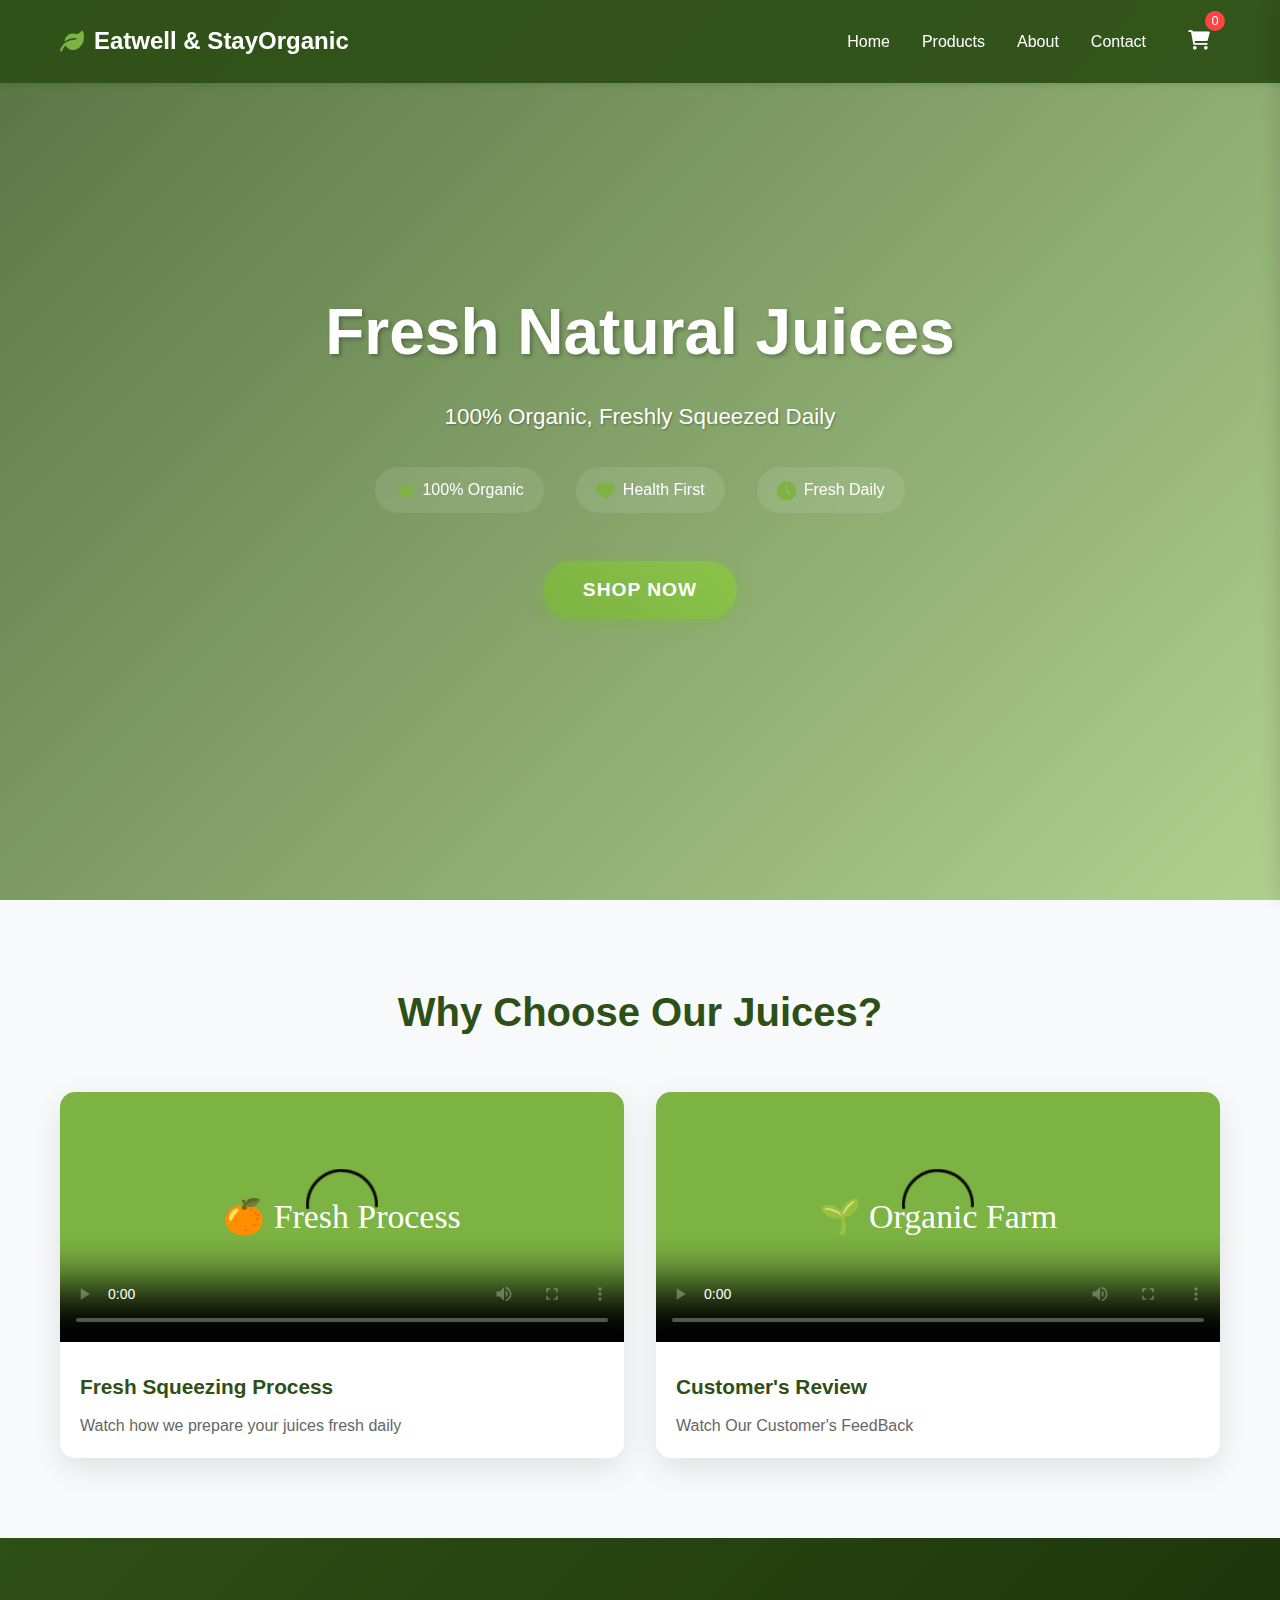
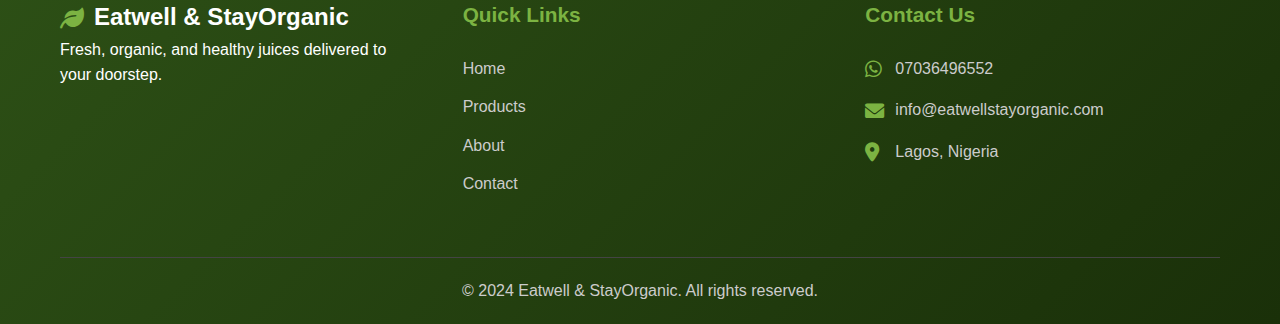
<file: index.html>
<!DOCTYPE html>
<html lang="en">
<head>
    <meta charset="UTF-8">
    <meta name="viewport" content="width=device-width, initial-scale=1.0">
    <title>Eatwell & StayOrganic - Natural Juice Store</title>
    <link rel="stylesheet" href="styles.css">
    <link href="https://cdnjs.cloudflare.com/ajax/libs/font-awesome/6.0.0/css/all.min.css" rel="stylesheet">
</head>
<body>
    <header>
        <nav class="navbar">
            <div class="nav-container">
                <div class="logo">
                    <i class="fas fa-leaf"></i>
                    <span>Eatwell & StayOrganic</span>
                </div>
                <div class="mobile-menu-toggle" onclick="toggleMobileMenu()">
                    <span></span>
                    <span></span>
                    <span></span>
                </div>
                <div class="nav-menu" id="nav-menu">
                    <a href="index.html">Home</a>
                    <a href="products.html">Products</a>
                    <a href="about.html">About</a>
                    <a href="contact.html">Contact</a>
                    <div class="cart-icon" onclick="toggleCart()">
                        <i class="fas fa-shopping-cart"></i>
                        <span class="cart-count">0</span>
                    </div>
                </div>
            </div>
        </nav>
    </header>

    <main>
        <section id="home" class="hero">
            <div class="hero-video">
                <video autoplay muted loop playsinline>
                    <source src="https://player.vimeo.com/external/371433846.sd.mp4?s=236da2f3c0fd273d2c6d9a064f3ae35579b2bbdf&profile_id=139&oauth2_token_id=57447761" type="video/mp4">
                </video>
                <div class="hero-overlay"></div>
            </div>
            <div class="floating-fruits" id="floating-fruits"></div>
            <div class="hero-content">
                <div class="hero-text">
                    <h1 class="animate-text">Fresh Natural Juices</h1>
                    <p class="animate-text-delay">100% Organic, Freshly Squeezed Daily</p>
                    <div class="hero-features">
                        <div class="feature-item">
                            <i class="fas fa-leaf"></i>
                            <span>100% Organic</span>
                        </div>
                        <div class="feature-item">
                            <i class="fas fa-heart"></i>
                            <span>Health First</span>
                        </div>
                        <div class="feature-item">
                            <i class="fas fa-clock"></i>
                            <span>Fresh Daily</span>
                        </div>
                    </div>
                    <button class="cta-btn pulse-btn" onclick="window.location.href='products.html'">Shop Now</button>
                </div>
            </div>
        </section>

        <section class="video-ads">
            <div class="container">
                <h2>Why Choose Our Juices?</h2>
                <div class="video-grid">
                    <div class="video-card">
                        <video controls poster="data:image/svg+xml,%3Csvg xmlns='http://www.w3.org/2000/svg' viewBox='0 0 400 300'%3E%3Crect fill='%237cb342' width='400' height='300'/%3E%3Ctext x='50%25' y='50%25' text-anchor='middle' dy='.3em' fill='white' font-size='24'%3E🍊 Fresh Process%3C/text%3E%3C/svg%3E">
                            <source src="https://sample-videos.com/zip/10/mp4/SampleVideo_1280x720_1mb.mp4" type="video/mp4">
                        </video>
                        <h3>Fresh Squeezing Process</h3>
                        <p>Watch how we prepare your juices fresh daily</p>
                    </div>
                    <div class="video-card">
                        <video controls poster="data:image/svg+xml,%3Csvg xmlns='http://www.w3.org/2000/svg' viewBox='0 0 400 300'%3E%3Crect fill='%237cb342' width='400' height='300'/%3E%3Ctext x='50%25' y='50%25' text-anchor='middle' dy='.3em' fill='white' font-size='24'%3E🌱 Organic Farm%3C/text%3E%3C/svg%3E">
                            <source src="https://sample-videos.com/zip/10/mp4/SampleVideo_1280x720_2mb.mp4" type="video/mp4">
                        </video>
                        <h3>Customer's Review</h3>
                        <p>Watch Our Customer's FeedBack</p>
                    </div>
                </div>
            </div>
        </section>


    </main>

    <div class="cart-sidebar" id="cart-sidebar">
        <div class="cart-header">
            <h3>Your Cart</h3>
            <button class="close-cart" onclick="toggleCart()">&times;</button>
        </div>
        <div class="cart-items" id="cart-items">
            <!-- Cart items will be added here -->
        </div>
        <div class="cart-footer">
            <div class="cart-total">
                <strong>Total: ₦<span id="cart-total">0</span></strong>
            </div>
            <button class="checkout-btn" onclick="checkout()">
                <i class="fab fa-whatsapp"></i> Checkout via WhatsApp
            </button>
        </div>
    </div>

    <div class="cart-overlay" id="cart-overlay" onclick="toggleCart()"></div>

    <footer id="contact">
        <div class="container">
            <div class="footer-content">
                <div class="footer-section">
                    <div class="logo">
                        <i class="fas fa-leaf"></i>
                        <span>Eatwell & StayOrganic</span>
                    </div>
                    <p>Fresh, organic, and healthy juices delivered to your doorstep.</p>
                </div>
                <div class="footer-section">
                    <h3>Quick Links</h3>
                    <ul>
                        <li><a href="index.html">Home</a></li>
                        <li><a href="products.html">Products</a></li>
                        <li><a href="about.html">About</a></li>
                        <li><a href="contact.html">Contact</a></li>
                    </ul>
                </div>
                <div class="footer-section">
                    <h3>Contact Us</h3>
                    <div class="contact-item">
                        <i class="fab fa-whatsapp"></i>
                        <span>07036496552</span>
                    </div>
                    <div class="contact-item">
                        <i class="fas fa-envelope"></i>
                        <span>info@eatwellstayorganic.com</span>
                    </div>
                    <div class="contact-item">
                        <i class="fas fa-map-marker-alt"></i>
                        <span>Lagos, Nigeria</span>
                    </div>
                </div>
            </div>
            <div class="footer-bottom">
                <p>&copy; 2024 Eatwell & StayOrganic. All rights reserved.</p>
            </div>
        </div>
    </footer>

    <script src="script.js"></script>
    <script>
        // Fruit animation - runs immediately
        (function() {
            const container = document.getElementById('floating-fruits');
            if (!container) return;
            
            const fruits = ['🍊', '🍎', '🥕', '🍍', '🍉', '🥬', '🍋', '🍒', '🍇', '🥝'];
            
            function addFruit() {
                const fruit = document.createElement('div');
                fruit.className = 'fruit-emoji';
                fruit.textContent = fruits[Math.floor(Math.random() * fruits.length)];
                fruit.style.left = (Math.random() * 90 + 5) + '%';
                fruit.style.animationDuration = (Math.random() * 4 + 6) + 's';
                const isMobile = window.innerWidth <= 768;
                fruit.style.fontSize = isMobile ? (Math.random() * 0.5 + 1.5) + 'rem' : (Math.random() * 1 + 2) + 'rem';
                container.appendChild(fruit);
                setTimeout(() => fruit.remove(), 10000);
            }
            
            const isMobile = window.innerWidth <= 768;
            const fruitCount = isMobile ? 5 : 10;
            const interval = isMobile ? 800 : 500;
            
            for (let i = 0; i < fruitCount; i++) setTimeout(addFruit, i * 300);
            setInterval(addFruit, interval);
        })();
    </script>
</body>
</html>
</file>
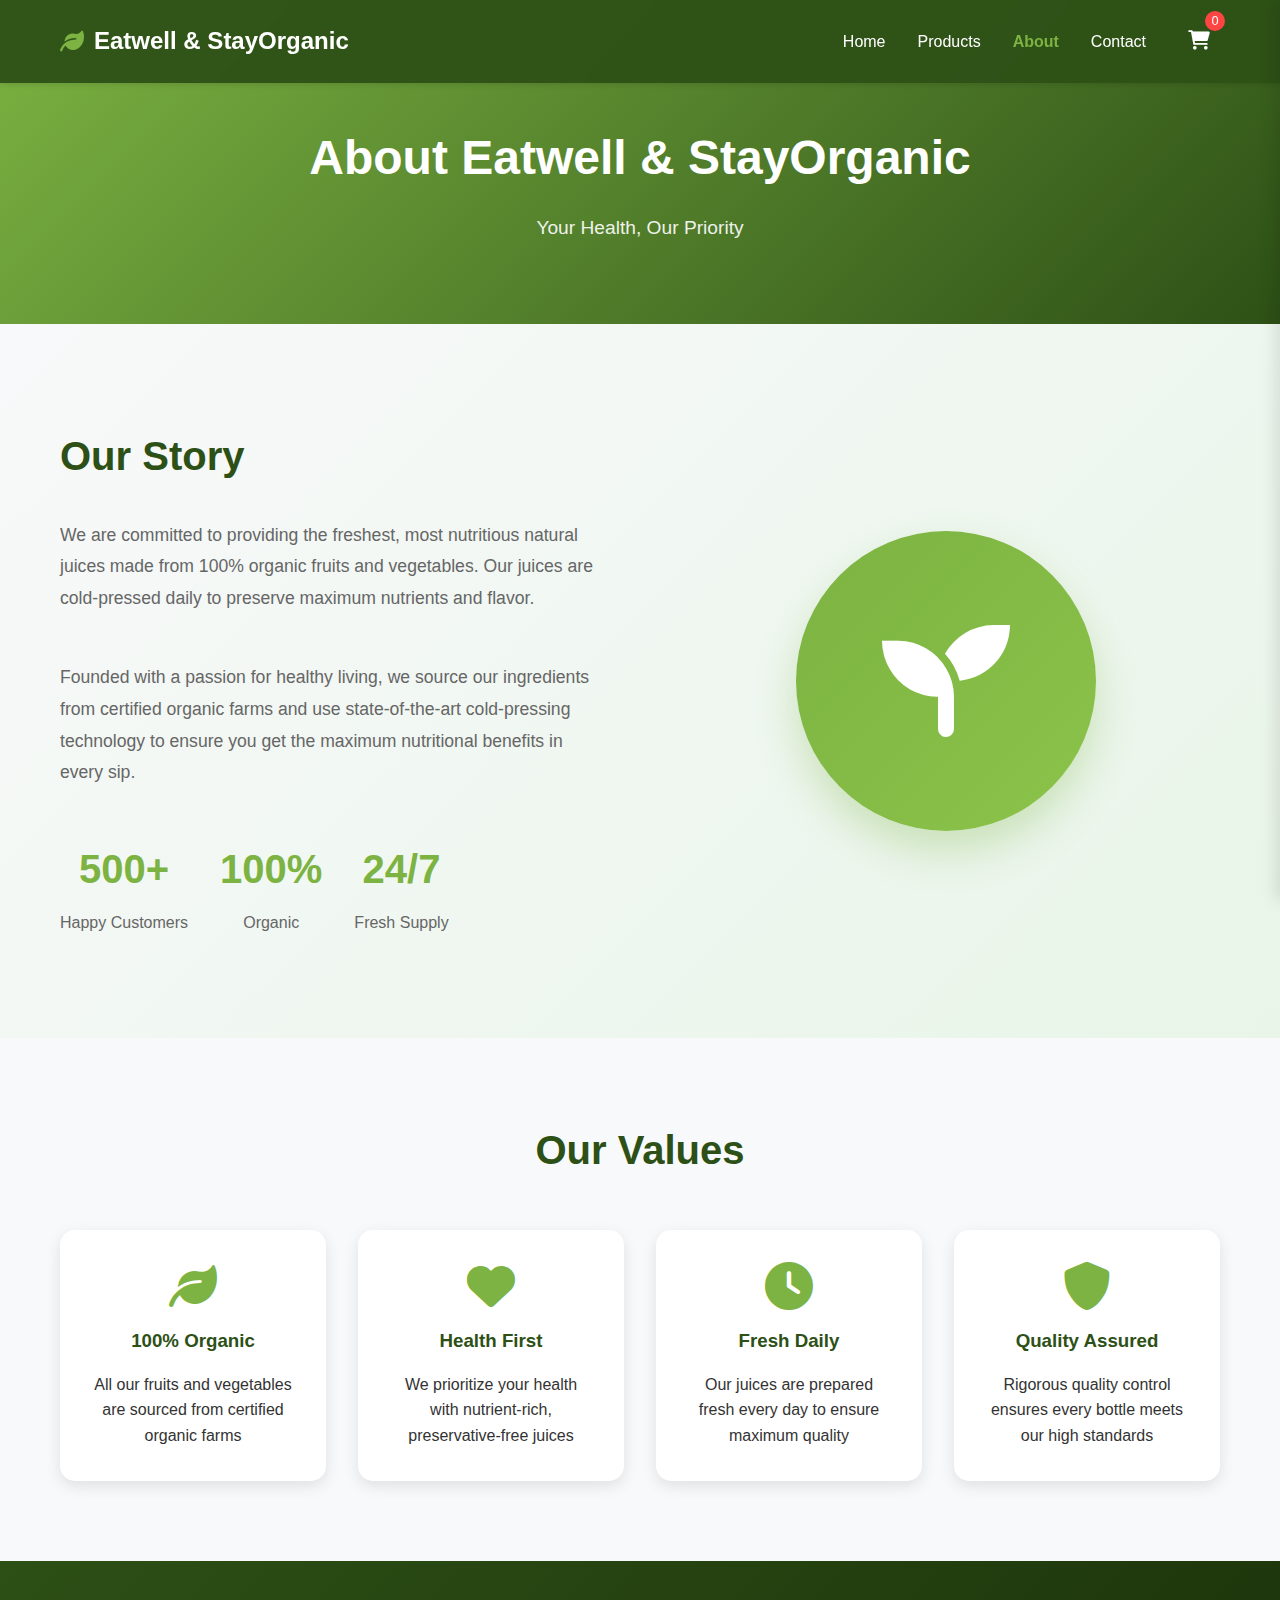
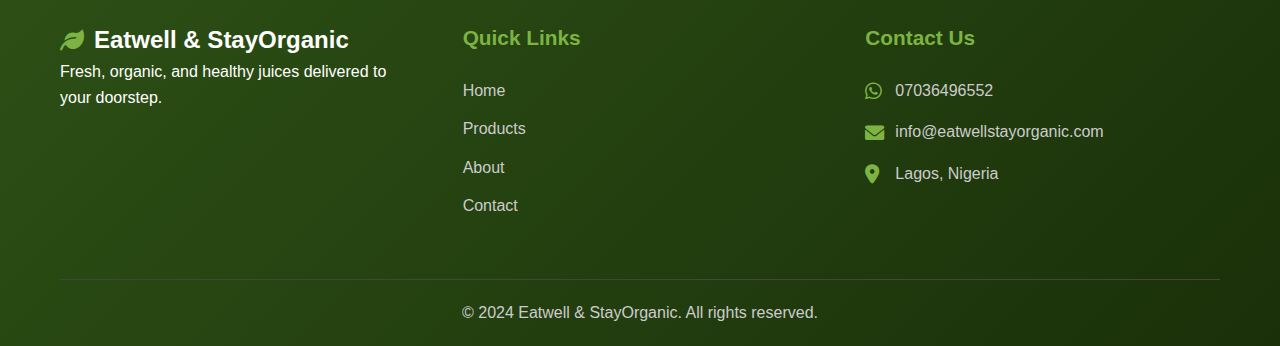
<file: about.html>
<!DOCTYPE html>
<html lang="en">
<head>
    <meta charset="UTF-8">
    <meta name="viewport" content="width=device-width, initial-scale=1.0">
    <title>About Us - Eatwell & StayOrganic</title>
    <link rel="stylesheet" href="styles.css">
    <link href="https://cdnjs.cloudflare.com/ajax/libs/font-awesome/6.0.0/css/all.min.css" rel="stylesheet">
</head>
<body>
    <header>
        <nav class="navbar">
            <div class="nav-container">
                <div class="logo">
                    <i class="fas fa-leaf"></i>
                    <span>Eatwell & StayOrganic</span>
                </div>
                <div class="mobile-menu-toggle" onclick="toggleMobileMenu()">
                    <span></span>
                    <span></span>
                    <span></span>
                </div>
                <div class="nav-menu" id="nav-menu">
                    <a href="index.html">Home</a>
                    <a href="products.html">Products</a>
                    <a href="about.html" class="active">About</a>
                    <a href="contact.html">Contact</a>
                    <div class="cart-icon" onclick="toggleCart()">
                        <i class="fas fa-shopping-cart"></i>
                        <span class="cart-count">0</span>
                    </div>
                </div>
            </div>
        </nav>
    </header>

    <main>
        <section class="page-header">
            <div class="container">
                <h1>About Eatwell & StayOrganic</h1>
                <p>Your Health, Our Priority</p>
            </div>
        </section>

        <section class="about-section">
            <div class="container">
                <div class="about-content">
                    <div class="about-text">
                        <h2>Our Story</h2>
                        <p>We are committed to providing the freshest, most nutritious natural juices made from 100% organic fruits and vegetables. Our juices are cold-pressed daily to preserve maximum nutrients and flavor.</p>
                        <p>Founded with a passion for healthy living, we source our ingredients from certified organic farms and use state-of-the-art cold-pressing technology to ensure you get the maximum nutritional benefits in every sip.</p>
                        <div class="stats">
                            <div class="stat-item">
                                <h3>500+</h3>
                                <p>Happy Customers</p>
                            </div>
                            <div class="stat-item">
                                <h3>100%</h3>
                                <p>Organic</p>
                            </div>
                            <div class="stat-item">
                                <h3>24/7</h3>
                                <p>Fresh Supply</p>
                            </div>
                        </div>
                    </div>
                    <div class="about-image">
                        <div class="image-placeholder">
                            <i class="fas fa-seedling"></i>
                        </div>
                    </div>
                </div>
            </div>
        </section>

        <section class="values-section">
            <div class="container">
                <h2>Our Values</h2>
                <div class="values-grid">
                    <div class="value-card">
                        <i class="fas fa-leaf"></i>
                        <h3>100% Organic</h3>
                        <p>All our fruits and vegetables are sourced from certified organic farms</p>
                    </div>
                    <div class="value-card">
                        <i class="fas fa-heart"></i>
                        <h3>Health First</h3>
                        <p>We prioritize your health with nutrient-rich, preservative-free juices</p>
                    </div>
                    <div class="value-card">
                        <i class="fas fa-clock"></i>
                        <h3>Fresh Daily</h3>
                        <p>Our juices are prepared fresh every day to ensure maximum quality</p>
                    </div>
                    <div class="value-card">
                        <i class="fas fa-shield-alt"></i>
                        <h3>Quality Assured</h3>
                        <p>Rigorous quality control ensures every bottle meets our high standards</p>
                    </div>
                </div>
            </div>
        </section>
    </main>

    <div class="cart-sidebar" id="cart-sidebar">
        <div class="cart-header">
            <h3>Your Cart</h3>
            <button class="close-cart" onclick="toggleCart()">&times;</button>
        </div>
        <div class="cart-items" id="cart-items">
            <!-- Cart items will be added here -->
        </div>
        <div class="cart-footer">
            <div class="cart-total">
                <strong>Total: ₦<span id="cart-total">0</span></strong>
            </div>
            <button class="checkout-btn" onclick="checkout()">
                <i class="fab fa-whatsapp"></i> Checkout via WhatsApp
            </button>
        </div>
    </div>

    <div class="cart-overlay" id="cart-overlay" onclick="toggleCart()"></div>

    <footer>
        <div class="container">
            <div class="footer-content">
                <div class="footer-section">
                    <div class="logo">
                        <i class="fas fa-leaf"></i>
                        <span>Eatwell & StayOrganic</span>
                    </div>
                    <p>Fresh, organic, and healthy juices delivered to your doorstep.</p>
                </div>
                <div class="footer-section">
                    <h3>Quick Links</h3>
                    <ul>
                        <li><a href="index.html">Home</a></li>
                        <li><a href="products.html">Products</a></li>
                        <li><a href="about.html">About</a></li>
                        <li><a href="contact.html">Contact</a></li>
                    </ul>
                </div>
                <div class="footer-section">
                    <h3>Contact Us</h3>
                    <div class="contact-item">
                        <i class="fab fa-whatsapp"></i>
                        <span>07036496552</span>
                    </div>
                    <div class="contact-item">
                        <i class="fas fa-envelope"></i>
                        <span>info@eatwellstayorganic.com</span>
                    </div>
                    <div class="contact-item">
                        <i class="fas fa-map-marker-alt"></i>
                        <span>Lagos, Nigeria</span>
                    </div>
                </div>
            </div>
            <div class="footer-bottom">
                <p>&copy; 2024 Eatwell & StayOrganic. All rights reserved.</p>
            </div>
        </div>
    </footer>

    <script src="script.js"></script>
</body>
</html>
</file>
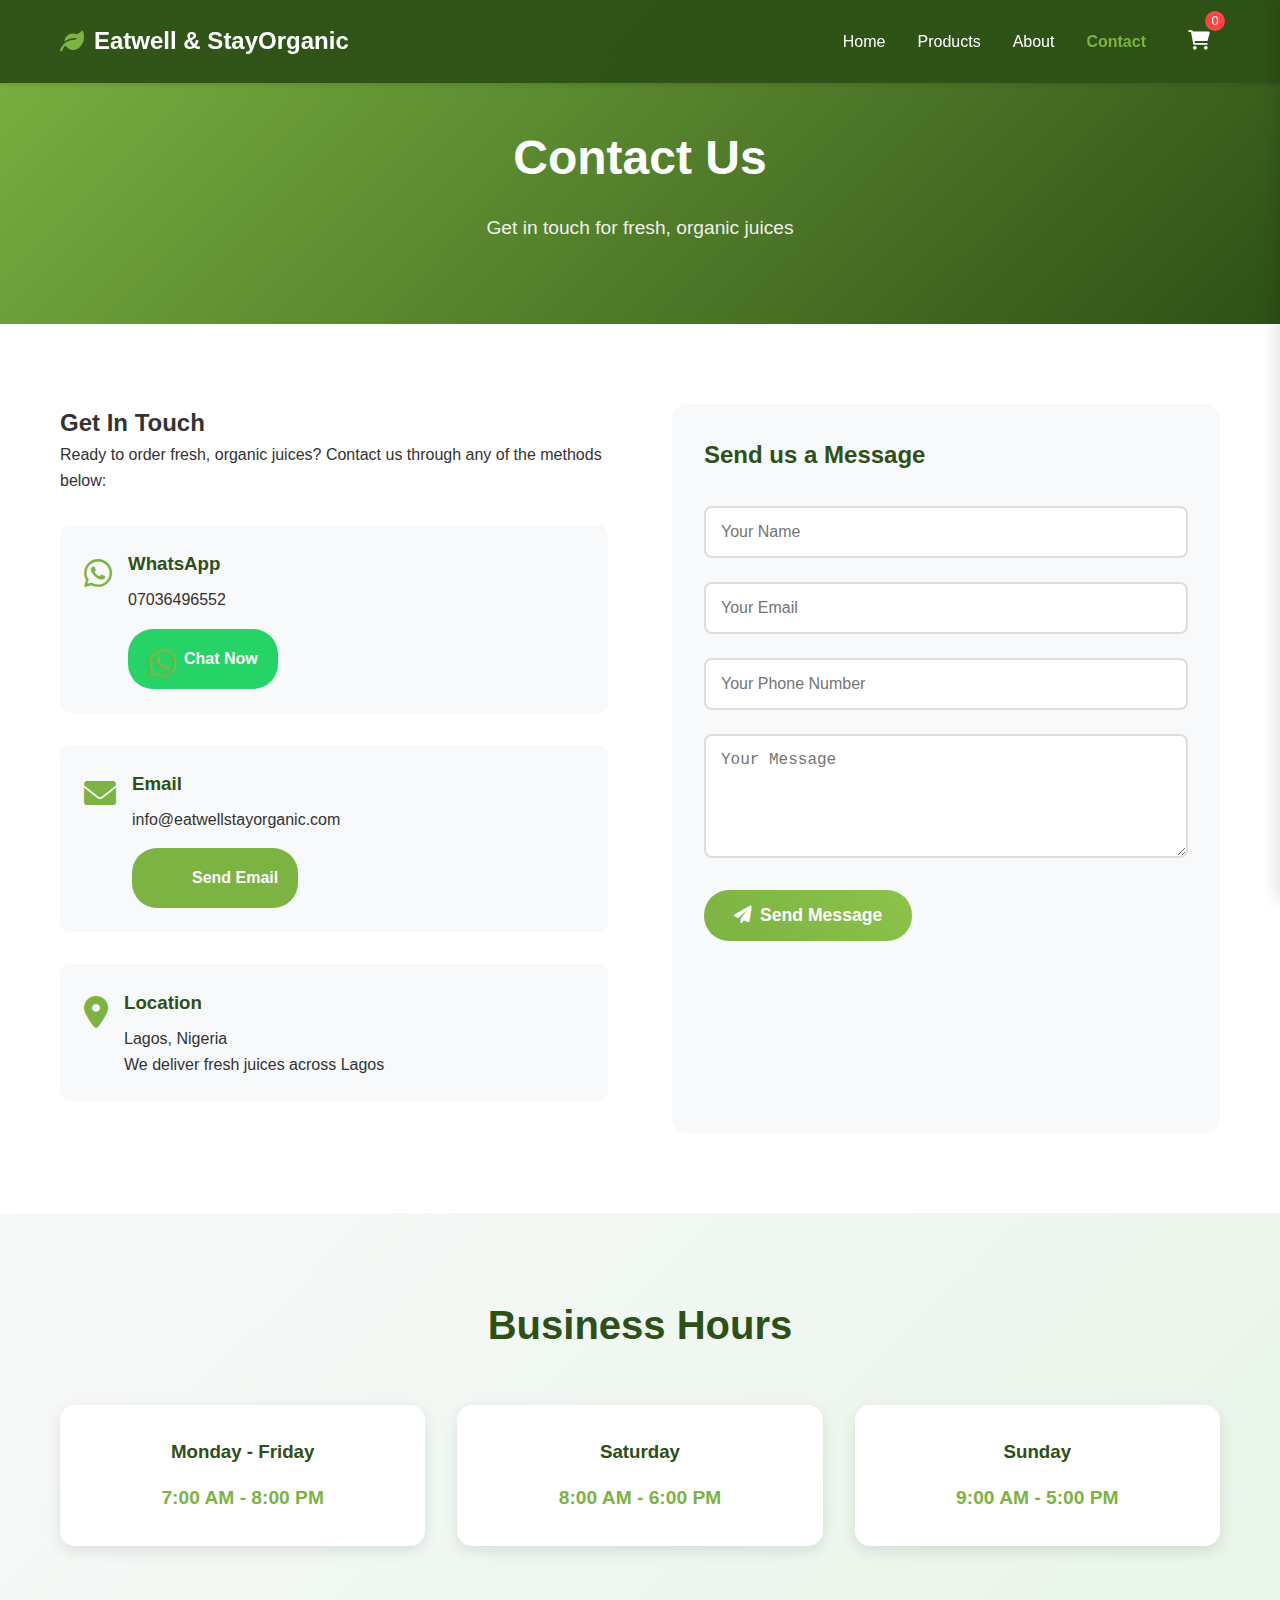
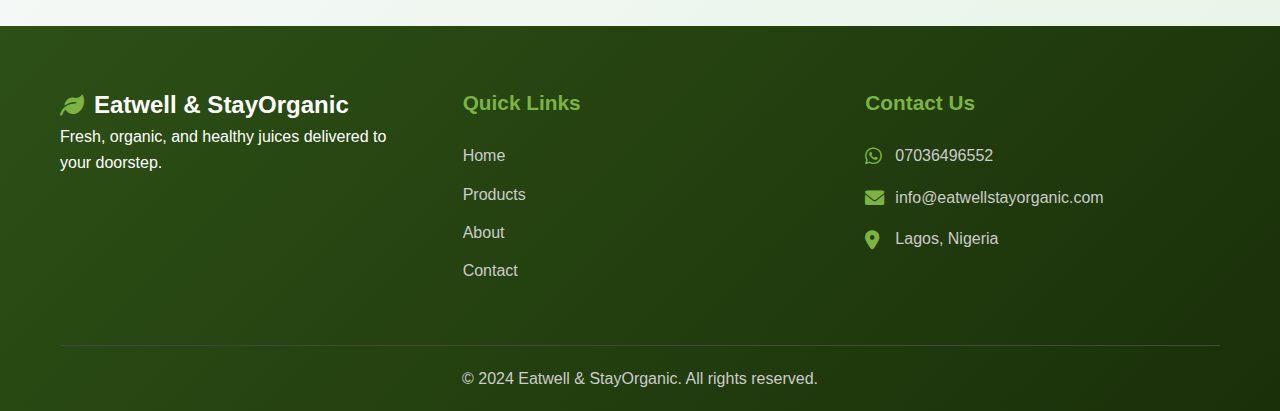
<file: contact.html>
<!DOCTYPE html>
<html lang="en">
<head>
    <meta charset="UTF-8">
    <meta name="viewport" content="width=device-width, initial-scale=1.0">
    <title>Contact Us - Eatwell & StayOrganic</title>
    <link rel="stylesheet" href="styles.css">
    <link href="https://cdnjs.cloudflare.com/ajax/libs/font-awesome/6.0.0/css/all.min.css" rel="stylesheet">
</head>
<body>
    <header>
        <nav class="navbar">
            <div class="nav-container">
                <div class="logo">
                    <i class="fas fa-leaf"></i>
                    <span>Eatwell & StayOrganic</span>
                </div>
                <div class="mobile-menu-toggle" onclick="toggleMobileMenu()">
                    <span></span>
                    <span></span>
                    <span></span>
                </div>
                <div class="nav-menu" id="nav-menu">
                    <a href="index.html">Home</a>
                    <a href="products.html">Products</a>
                    <a href="about.html">About</a>
                    <a href="contact.html" class="active">Contact</a>
                    <div class="cart-icon" onclick="toggleCart()">
                        <i class="fas fa-shopping-cart"></i>
                        <span class="cart-count">0</span>
                    </div>
                </div>
            </div>
        </nav>
    </header>

    <main>
        <section class="page-header">
            <div class="container">
                <h1>Contact Us</h1>
                <p>Get in touch for fresh, organic juices</p>
            </div>
        </section>

        <section class="contact-section">
            <div class="container">
                <div class="contact-content">
                    <div class="contact-info">
                        <h2>Get In Touch</h2>
                        <p>Ready to order fresh, organic juices? Contact us through any of the methods below:</p>
                        
                        <div class="contact-methods">
                            <div class="contact-method">
                                <i class="fab fa-whatsapp"></i>
                                <div>
                                    <h3>WhatsApp</h3>
                                    <p>07036496552</p>
                                    <a href="https://wa.me/2347036496552" class="contact-btn whatsapp-btn">
                                        <i class="fab fa-whatsapp"></i> Chat Now
                                    </a>
                                </div>
                            </div>
                            
                            <div class="contact-method">
                                <i class="fas fa-envelope"></i>
                                <div>
                                    <h3>Email</h3>
                                    <p>info@eatwellstayorganic.com</p>
                                    <a href="mailto:info@eatwellstayorganic.com" class="contact-btn email-btn">
                                        <i class="fas fa-envelope"></i> Send Email
                                    </a>
                                </div>
                            </div>
                            
                            <div class="contact-method">
                                <i class="fas fa-map-marker-alt"></i>
                                <div>
                                    <h3>Location</h3>
                                    <p>Lagos, Nigeria</p>
                                    <p>We deliver fresh juices across Lagos</p>
                                </div>
                            </div>
                        </div>
                    </div>
                    
                    <div class="contact-form">
                        <h2>Send us a Message</h2>
                        <form id="contact-form">
                            <div class="form-group">
                                <input type="text" id="name" name="name" placeholder="Your Name" required>
                            </div>
                            <div class="form-group">
                                <input type="email" id="email" name="email" placeholder="Your Email" required>
                            </div>
                            <div class="form-group">
                                <input type="tel" id="phone" name="phone" placeholder="Your Phone Number">
                            </div>
                            <div class="form-group">
                                <textarea id="message" name="message" placeholder="Your Message" rows="5" required></textarea>
                            </div>
                            <button type="submit" class="submit-btn">
                                <i class="fas fa-paper-plane"></i> Send Message
                            </button>
                        </form>
                    </div>
                </div>
            </div>
        </section>

        <section class="hours-section">
            <div class="container">
                <h2>Business Hours</h2>
                <div class="hours-grid">
                    <div class="hours-item">
                        <h3>Monday - Friday</h3>
                        <p>7:00 AM - 8:00 PM</p>
                    </div>
                    <div class="hours-item">
                        <h3>Saturday</h3>
                        <p>8:00 AM - 6:00 PM</p>
                    </div>
                    <div class="hours-item">
                        <h3>Sunday</h3>
                        <p>9:00 AM - 5:00 PM</p>
                    </div>
                </div>
            </div>
        </section>
    </main>

    <div class="cart-sidebar" id="cart-sidebar">
        <div class="cart-header">
            <h3>Your Cart</h3>
            <button class="close-cart" onclick="toggleCart()">&times;</button>
        </div>
        <div class="cart-items" id="cart-items">
            <!-- Cart items will be added here -->
        </div>
        <div class="cart-footer">
            <div class="cart-total">
                <strong>Total: ₦<span id="cart-total">0</span></strong>
            </div>
            <button class="checkout-btn" onclick="checkout()">
                <i class="fab fa-whatsapp"></i> Checkout via WhatsApp
            </button>
        </div>
    </div>

    <div class="cart-overlay" id="cart-overlay" onclick="toggleCart()"></div>

    <footer>
        <div class="container">
            <div class="footer-content">
                <div class="footer-section">
                    <div class="logo">
                        <i class="fas fa-leaf"></i>
                        <span>Eatwell & StayOrganic</span>
                    </div>
                    <p>Fresh, organic, and healthy juices delivered to your doorstep.</p>
                </div>
                <div class="footer-section">
                    <h3>Quick Links</h3>
                    <ul>
                        <li><a href="index.html">Home</a></li>
                        <li><a href="products.html">Products</a></li>
                        <li><a href="about.html">About</a></li>
                        <li><a href="contact.html">Contact</a></li>
                    </ul>
                </div>
                <div class="footer-section">
                    <h3>Contact Us</h3>
                    <div class="contact-item">
                        <i class="fab fa-whatsapp"></i>
                        <span>07036496552</span>
                    </div>
                    <div class="contact-item">
                        <i class="fas fa-envelope"></i>
                        <span>info@eatwellstayorganic.com</span>
                    </div>
                    <div class="contact-item">
                        <i class="fas fa-map-marker-alt"></i>
                        <span>Lagos, Nigeria</span>
                    </div>
                </div>
            </div>
            <div class="footer-bottom">
                <p>&copy; 2024 Eatwell & StayOrganic. All rights reserved.</p>
            </div>
        </div>
    </footer>

    <script src="script.js"></script>
</body>
</html>
</file>
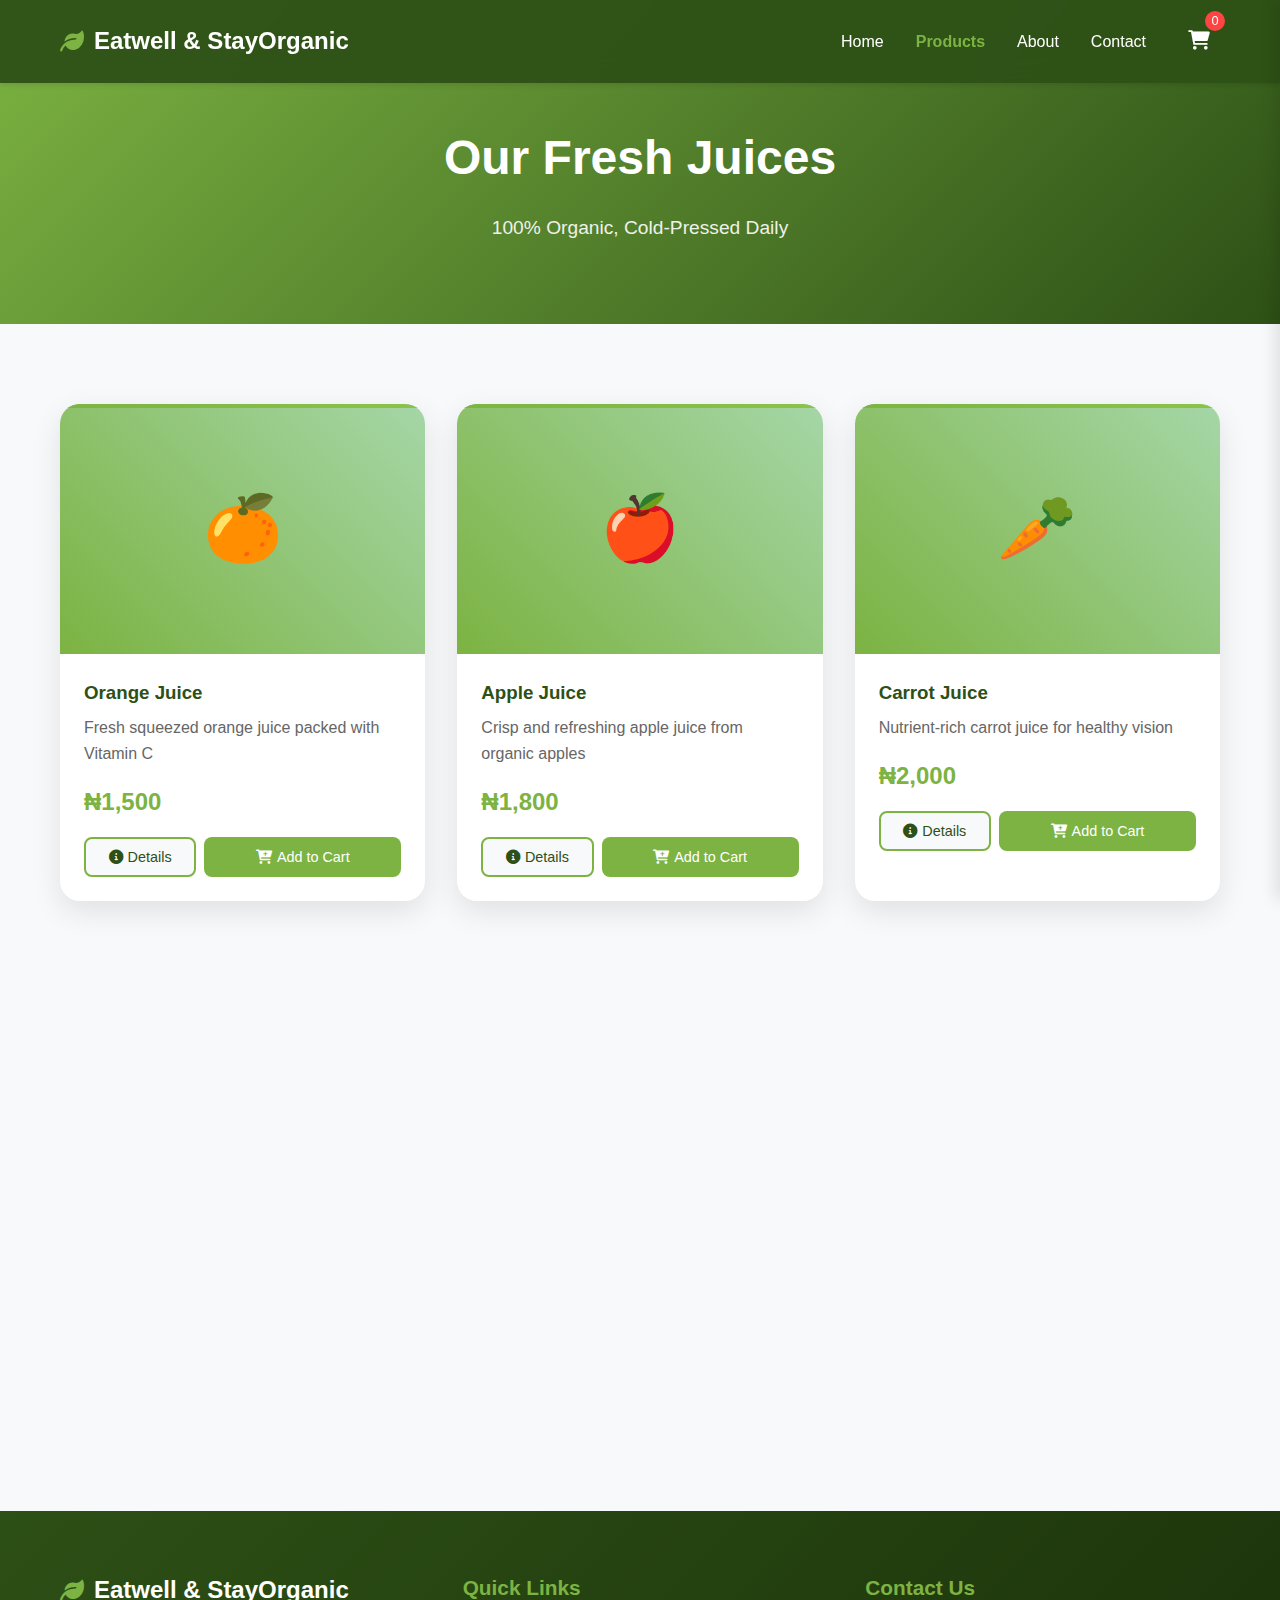
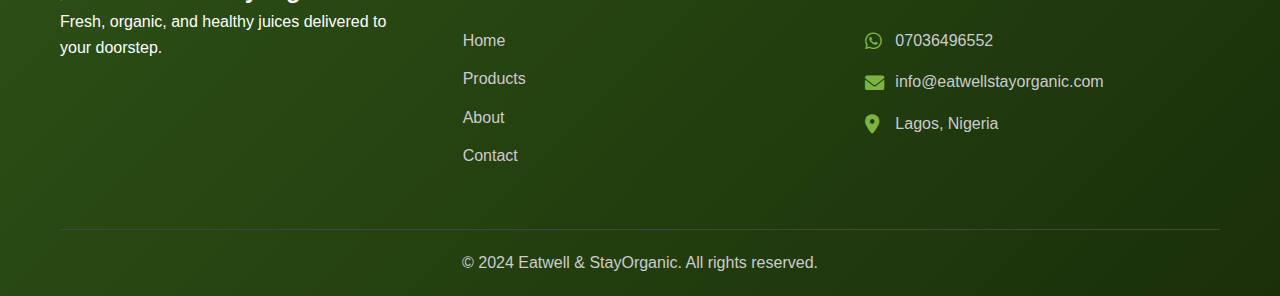
<file: products.html>
<!DOCTYPE html>
<html lang="en">
<head>
    <meta charset="UTF-8">
    <meta name="viewport" content="width=device-width, initial-scale=1.0">
    <title>Products - Eatwell & StayOrganic</title>
    <link rel="stylesheet" href="styles.css">
    <link href="https://cdnjs.cloudflare.com/ajax/libs/font-awesome/6.0.0/css/all.min.css" rel="stylesheet">
</head>
<body>
    <header>
        <nav class="navbar">
            <div class="nav-container">
                <div class="logo">
                    <i class="fas fa-leaf"></i>
                    <span>Eatwell & StayOrganic</span>
                </div>
                <div class="mobile-menu-toggle" onclick="toggleMobileMenu()">
                    <span></span>
                    <span></span>
                    <span></span>
                </div>
                <div class="nav-menu" id="nav-menu">
                    <a href="index.html">Home</a>
                    <a href="products.html" class="active">Products</a>
                    <a href="about.html">About</a>
                    <a href="contact.html">Contact</a>
                    <div class="cart-icon" onclick="toggleCart()">
                        <i class="fas fa-shopping-cart"></i>
                        <span class="cart-count">0</span>
                    </div>
                </div>
            </div>
        </nav>
    </header>

    <main>
        <section class="page-header">
            <div class="container">
                <h1>Our Fresh Juices</h1>
                <p>100% Organic, Cold-Pressed Daily</p>
            </div>
        </section>

        <section class="products-section">
            <div class="container">
                <div class="products-grid" id="products-grid">
                    <!-- Products will be loaded by JavaScript -->
                </div>
            </div>
        </section>
    </main>

    <div class="cart-sidebar" id="cart-sidebar">
        <div class="cart-header">
            <h3>Your Cart</h3>
            <button class="close-cart" onclick="toggleCart()">&times;</button>
        </div>
        <div class="cart-items" id="cart-items">
            <!-- Cart items will be added here -->
        </div>
        <div class="cart-footer">
            <div class="cart-total">
                <strong>Total: ₦<span id="cart-total">0</span></strong>
            </div>
            <button class="checkout-btn" onclick="checkout()">
                <i class="fab fa-whatsapp"></i> Checkout via WhatsApp
            </button>
        </div>
    </div>

    <div class="cart-overlay" id="cart-overlay" onclick="toggleCart()"></div>

    <footer>
        <div class="container">
            <div class="footer-content">
                <div class="footer-section">
                    <div class="logo">
                        <i class="fas fa-leaf"></i>
                        <span>Eatwell & StayOrganic</span>
                    </div>
                    <p>Fresh, organic, and healthy juices delivered to your doorstep.</p>
                </div>
                <div class="footer-section">
                    <h3>Quick Links</h3>
                    <ul>
                        <li><a href="index.html">Home</a></li>
                        <li><a href="products.html">Products</a></li>
                        <li><a href="about.html">About</a></li>
                        <li><a href="contact.html">Contact</a></li>
                    </ul>
                </div>
                <div class="footer-section">
                    <h3>Contact Us</h3>
                    <div class="contact-item">
                        <i class="fab fa-whatsapp"></i>
                        <span>07036496552</span>
                    </div>
                    <div class="contact-item">
                        <i class="fas fa-envelope"></i>
                        <span>info@eatwellstayorganic.com</span>
                    </div>
                    <div class="contact-item">
                        <i class="fas fa-map-marker-alt"></i>
                        <span>Lagos, Nigeria</span>
                    </div>
                </div>
            </div>
            <div class="footer-bottom">
                <p>&copy; 2024 Eatwell & StayOrganic. All rights reserved.</p>
            </div>
        </div>
    </footer>

    <script src="script.js"></script>
</body>
</html>
</file>
<file: styles.css>
* {
    margin: 0;
    padding: 0;
    box-sizing: border-box;
}

body {
    font-family: 'Arial', sans-serif;
    line-height: 1.6;
    color: #333;
}

.container {
    max-width: 1200px;
    margin: 0 auto;
    padding: 0 20px;
}

/* Header */
.navbar {
    background: #2d5016;
    color: white;
    padding: 1rem 0;
    position: fixed;
    width: 100%;
    top: 0;
    z-index: 1000;
    box-shadow: 0 2px 5px rgba(0,0,0,0.1);
}

.nav-container {
    max-width: 1200px;
    margin: 0 auto;
    padding: 0 20px;
    display: flex;
    justify-content: space-between;
    align-items: center;
}

.logo {
    display: flex;
    align-items: center;
    font-size: 1.5rem;
    font-weight: bold;
    flex: 1;
}

.logo i {
    margin-right: 10px;
    color: #7cb342;
}

.mobile-menu-toggle {
    display: none;
    flex-direction: column;
    cursor: pointer;
    padding: 5px;
}

.mobile-menu-toggle span {
    width: 25px;
    height: 3px;
    background: white;
    margin: 3px 0;
    transition: 0.3s;
    border-radius: 2px;
}

.mobile-menu-toggle.active span:nth-child(1) {
    transform: rotate(-45deg) translate(-5px, 6px);
}

.mobile-menu-toggle.active span:nth-child(2) {
    opacity: 0;
}

.mobile-menu-toggle.active span:nth-child(3) {
    transform: rotate(45deg) translate(-5px, -6px);
}

.nav-menu {
    display: flex;
    align-items: center;
    gap: 2rem;
}

.nav-menu a {
    color: white;
    text-decoration: none;
    transition: color 0.3s;
    padding: 10px 0;
}

.nav-menu a:hover {
    color: #7cb342;
}

.cart-icon {
    position: relative;
    cursor: pointer;
    font-size: 1.2rem;
    padding: 10px;
    border-radius: 50%;
    transition: background 0.3s;
}

.cart-icon:hover {
    background: rgba(124, 179, 66, 0.2);
}

.cart-count {
    position: absolute;
    top: -5px;
    right: -5px;
    background: #ff4444;
    color: white;
    border-radius: 50%;
    width: 20px;
    height: 20px;
    display: flex;
    align-items: center;
    justify-content: center;
    font-size: 0.8rem;
}

/* Hero Section */
.hero {
    position: relative;
    height: 100vh;
    display: flex;
    align-items: center;
    justify-content: center;
    overflow: hidden;
    color: white;
}

.hero-video {
    position: absolute;
    top: 0;
    left: 0;
    width: 100%;
    height: 100%;
    z-index: -2;
}

.hero-video video {
    width: 100%;
    height: 100%;
    object-fit: cover;
    pointer-events: none;
}

.hero-video video::-webkit-media-controls {
    display: none !important;
}

.hero-video video::-webkit-media-controls-enclosure {
    display: none !important;
}

.hero-overlay {
    position: absolute;
    top: 0;
    left: 0;
    width: 100%;
    height: 100%;
    background: linear-gradient(135deg, rgba(45, 80, 22, 0.8), rgba(124, 179, 66, 0.6));
    z-index: -1;
}

.floating-fruits {
    position: absolute;
    top: 0;
    left: 0;
    width: 100%;
    height: 100%;
    overflow: hidden;
    pointer-events: none;
    z-index: 1;
}

.fruit-emoji {
    position: absolute;
    font-size: 3rem;
    animation: float-up linear;
    opacity: 0;
    text-shadow: 2px 2px 4px rgba(0,0,0,0.3);
}

@keyframes float-up {
    0% {
        transform: translateY(110vh) rotate(0deg) scale(0.5);
        opacity: 0;
    }
    5% {
        opacity: 0.9;
    }
    50% {
        opacity: 0.9;
        transform: translateY(50vh) rotate(180deg) scale(1);
    }
    95% {
        opacity: 0.9;
    }
    100% {
        transform: translateY(-10vh) rotate(360deg) scale(0.5);
        opacity: 0;
    }
}

.hero-content {
    text-align: center;
    z-index: 10;
    max-width: 800px;
    padding: 0 20px;
    position: relative;
}

.hero-text h1 {
    font-size: 4rem;
    margin-bottom: 1rem;
    font-weight: 700;
    text-shadow: 2px 2px 4px rgba(0,0,0,0.3);
}

.hero-text p {
    font-size: 1.4rem;
    margin-bottom: 2rem;
    text-shadow: 1px 1px 2px rgba(0,0,0,0.3);
}

.hero-features {
    display: flex;
    justify-content: center;
    gap: 2rem;
    margin-bottom: 3rem;
    flex-wrap: wrap;
}

.feature-item {
    display: flex;
    align-items: center;
    gap: 0.5rem;
    background: rgba(255,255,255,0.1);
    padding: 10px 20px;
    border-radius: 25px;
    backdrop-filter: blur(10px);
}

.feature-item i {
    color: #7cb342;
    font-size: 1.2rem;
}

.cta-btn {
    background: linear-gradient(45deg, #7cb342, #8bc34a);
    color: white;
    padding: 18px 40px;
    border: none;
    border-radius: 30px;
    font-size: 1.2rem;
    font-weight: bold;
    cursor: pointer;
    transition: all 0.3s;
    box-shadow: 0 5px 15px rgba(124, 179, 66, 0.4);
    text-transform: uppercase;
    letter-spacing: 1px;
}

.cta-btn:hover {
    transform: translateY(-3px);
    box-shadow: 0 8px 25px rgba(124, 179, 66, 0.6);
}

.pulse-btn {
    animation: pulse 2s infinite;
}

@keyframes pulse {
    0% { box-shadow: 0 5px 15px rgba(124, 179, 66, 0.4); }
    50% { box-shadow: 0 5px 25px rgba(124, 179, 66, 0.8); }
    100% { box-shadow: 0 5px 15px rgba(124, 179, 66, 0.4); }
}

.animate-text {
    animation: slideInUp 1s ease-out;
}

.animate-text-delay {
    animation: slideInUp 1s ease-out 0.3s both;
}

@keyframes slideInUp {
    from {
        opacity: 0;
        transform: translateY(50px);
    }
    to {
        opacity: 1;
        transform: translateY(0);
    }
}

/* Video Ads Section */
.video-ads {
    padding: 80px 0;
    background: #f8f9fa;
}

.video-ads h2 {
    text-align: center;
    margin-bottom: 3rem;
    color: #2d5016;
    font-size: 2.5rem;
}

.video-grid {
    display: grid;
    grid-template-columns: repeat(auto-fit, minmax(400px, 1fr));
    gap: 2rem;
}

.video-card {
    background: white;
    border-radius: 15px;
    overflow: hidden;
    box-shadow: 0 10px 30px rgba(0,0,0,0.1);
    transition: transform 0.3s;
}

.video-card:hover {
    transform: translateY(-10px);
}

.video-card video {
    width: 100%;
    height: 250px;
    object-fit: cover;
}

.video-card h3 {
    padding: 20px 20px 10px;
    color: #2d5016;
    font-size: 1.3rem;
}

.video-card p {
    padding: 0 20px 20px;
    color: #666;
}

/* Products Section */
.products-section {
    padding: 80px 0;
    background: #f8f9fa;
}

.products-section h2 {
    text-align: center;
    margin-bottom: 3rem;
    color: #2d5016;
    font-size: 2.5rem;
}

.products-grid {
    display: grid;
    grid-template-columns: repeat(auto-fit, minmax(300px, 1fr));
    gap: 2rem;
}

.product-card {
    background: white;
    border-radius: 20px;
    overflow: hidden;
    box-shadow: 0 10px 30px rgba(0,0,0,0.1);
    transition: all 0.3s;
    position: relative;
}

.product-card:hover {
    transform: translateY(-10px);
    box-shadow: 0 20px 40px rgba(0,0,0,0.15);
}

.product-card::before {
    content: '';
    position: absolute;
    top: 0;
    left: 0;
    right: 0;
    height: 4px;
    background: linear-gradient(90deg, #7cb342, #8bc34a);
}

.product-image {
    width: 100%;
    height: 250px;
    background: linear-gradient(45deg, #7cb342, #a5d6a7);
    display: flex;
    align-items: center;
    justify-content: center;
    font-size: 4rem;
    color: white;
}

.product-info {
    padding: 1.5rem;
}

.product-info h3 {
    color: #2d5016;
    margin-bottom: 0.5rem;
}

.product-info p {
    color: #666;
    margin-bottom: 1rem;
}

.product-price {
    font-size: 1.5rem;
    font-weight: bold;
    color: #7cb342;
    margin-bottom: 1rem;
}

.product-actions {
    display: flex;
    gap: 0.5rem;
    margin-top: 1rem;
}

.detail-btn {
    flex: 1;
    background: #f8f9fa;
    color: #2d5016;
    border: 2px solid #7cb342;
    padding: 10px;
    border-radius: 8px;
    font-size: 0.9rem;
    cursor: pointer;
    transition: all 0.3s;
    display: flex;
    align-items: center;
    justify-content: center;
    gap: 0.3rem;
}

.detail-btn:hover {
    background: #7cb342;
    color: white;
}

.add-to-cart {
    flex: 2;
    background: #7cb342;
    color: white;
    border: none;
    padding: 10px;
    border-radius: 8px;
    font-size: 0.9rem;
    cursor: pointer;
    transition: background 0.3s;
    display: flex;
    align-items: center;
    justify-content: center;
    gap: 0.3rem;
}

.add-to-cart:hover {
    background: #689f38;
}

/* Product Detail Modal */
.product-modal {
    position: fixed;
    top: 0;
    left: 0;
    width: 100%;
    height: 100%;
    background: rgba(0,0,0,0.8);
    display: flex;
    align-items: center;
    justify-content: center;
    z-index: 2000;
    opacity: 0;
    transition: opacity 0.3s ease;
    padding: 20px;
}

.product-modal.show {
    opacity: 1;
}

.modal-content {
    background: white;
    border-radius: 15px;
    max-width: 500px;
    width: 100%;
    max-height: 90vh;
    overflow-y: auto;
    transform: scale(0.8);
    transition: transform 0.3s ease;
}

.product-modal.show .modal-content {
    transform: scale(1);
}

.modal-header {
    padding: 20px;
    border-bottom: 1px solid #eee;
    display: flex;
    justify-content: space-between;
    align-items: center;
    background: linear-gradient(135deg, #7cb342, #8bc34a);
    color: white;
    border-radius: 15px 15px 0 0;
}

.modal-header h2 {
    margin: 0;
    font-size: 1.5rem;
}

.close-modal {
    background: none;
    border: none;
    color: white;
    font-size: 2rem;
    cursor: pointer;
    padding: 0;
    width: 30px;
    height: 30px;
    display: flex;
    align-items: center;
    justify-content: center;
}

.modal-body {
    padding: 20px;
}

.product-detail-price {
    font-size: 2rem;
    font-weight: bold;
    color: #7cb342;
    margin-bottom: 1rem;
}

.product-detail-desc {
    color: #666;
    margin-bottom: 2rem;
    font-size: 1.1rem;
}

.detail-section {
    margin-bottom: 2rem;
}

.detail-section h3 {
    color: #2d5016;
    margin-bottom: 1rem;
    display: flex;
    align-items: center;
    gap: 0.5rem;
}

.detail-section h3 i {
    color: #7cb342;
}

.ingredients-list,
.benefits-list {
    list-style: none;
    padding: 0;
}

.ingredients-list li,
.benefits-list li {
    padding: 8px 0;
    border-bottom: 1px solid #f0f0f0;
    position: relative;
    padding-left: 20px;
}

.ingredients-list li:before {
    content: '✓';
    position: absolute;
    left: 0;
    color: #7cb342;
    font-weight: bold;
}

.benefits-list li:before {
    content: '♥';
    position: absolute;
    left: 0;
    color: #7cb342;
}

.modal-actions {
    margin-top: 2rem;
}

.add-to-cart-modal {
    width: 100%;
    background: linear-gradient(45deg, #7cb342, #8bc34a);
    color: white;
    border: none;
    padding: 15px;
    border-radius: 25px;
    font-size: 1.1rem;
    font-weight: bold;
    cursor: pointer;
    transition: transform 0.3s;
    display: flex;
    align-items: center;
    justify-content: center;
    gap: 0.5rem;
}

.add-to-cart-modal:hover {
    transform: translateY(-2px);
}

/* About Section */
.about-section {
    padding: 100px 0;
    background: linear-gradient(135deg, #f8f9fa, #e8f5e8);
}

.about-content {
    display: grid;
    grid-template-columns: 1fr 1fr;
    gap: 4rem;
    align-items: center;
}

.about-text h2 {
    color: #2d5016;
    margin-bottom: 2rem;
    font-size: 2.5rem;
}

.about-text p {
    font-size: 1.1rem;
    color: #666;
    margin-bottom: 3rem;
    line-height: 1.8;
}

.stats {
    display: flex;
    gap: 2rem;
}

.stat-item {
    text-align: center;
}

.stat-item h3 {
    font-size: 2.5rem;
    color: #7cb342;
    margin-bottom: 0.5rem;
    font-weight: bold;
}

.stat-item p {
    color: #666;
    font-size: 1rem;
    margin: 0;
}

.about-image {
    display: flex;
    justify-content: center;
}

.image-placeholder {
    width: 300px;
    height: 300px;
    background: linear-gradient(135deg, #7cb342, #8bc34a);
    border-radius: 50%;
    display: flex;
    align-items: center;
    justify-content: center;
    font-size: 8rem;
    color: white;
    box-shadow: 0 20px 40px rgba(124, 179, 66, 0.3);
    animation: float 3s ease-in-out infinite;
}

@keyframes float {
    0%, 100% { transform: translateY(0px); }
    50% { transform: translateY(-20px); }
}

/* Cart Sidebar */
.cart-sidebar {
    position: fixed;
    right: -400px;
    top: 0;
    width: 400px;
    height: 100vh;
    background: white;
    box-shadow: -5px 0 15px rgba(0,0,0,0.1);
    transition: right 0.3s;
    z-index: 1001;
    display: flex;
    flex-direction: column;
}

.cart-sidebar.open {
    right: 0;
}

.cart-header {
    padding: 20px;
    border-bottom: 1px solid #eee;
    display: flex;
    justify-content: space-between;
    align-items: center;
    background: #2d5016;
    color: white;
}

.close-cart {
    background: none;
    border: none;
    color: white;
    font-size: 2rem;
    cursor: pointer;
}

.cart-items {
    flex: 1;
    padding: 20px;
    overflow-y: auto;
}

.cart-item {
    display: flex;
    justify-content: space-between;
    align-items: center;
    padding: 15px 0;
    border-bottom: 1px solid #eee;
}

.cart-item-info h4 {
    color: #2d5016;
    margin-bottom: 5px;
}

.cart-item-price {
    color: #7cb342;
    font-weight: bold;
}

.quantity-controls {
    display: flex;
    align-items: center;
    gap: 10px;
}

.quantity-btn {
    background: #7cb342;
    color: white;
    border: none;
    width: 30px;
    height: 30px;
    border-radius: 50%;
    cursor: pointer;
}

.cart-footer {
    padding: 20px;
    border-top: 1px solid #eee;
}

.cart-total {
    margin-bottom: 15px;
    font-size: 1.2rem;
    text-align: center;
}

.checkout-btn {
    width: 100%;
    background: #25d366;
    color: white;
    border: none;
    padding: 15px;
    border-radius: 8px;
    font-size: 1.1rem;
    cursor: pointer;
    display: flex;
    align-items: center;
    justify-content: center;
    gap: 10px;
}

.checkout-btn:hover {
    background: #128c7e;
}

.cart-overlay {
    position: fixed;
    top: 0;
    left: 0;
    width: 100%;
    height: 100%;
    background: rgba(0,0,0,0.5);
    z-index: 1000;
    display: none;
}

.cart-overlay.show {
    display: block;
}

/* Footer */
footer {
    background: linear-gradient(135deg, #2d5016, #1a3009);
    color: white;
    padding: 60px 0 20px;
}

.footer-content {
    display: grid;
    grid-template-columns: repeat(auto-fit, minmax(250px, 1fr));
    gap: 3rem;
    margin-bottom: 3rem;
}

.footer-section h3 {
    margin-bottom: 1.5rem;
    color: #7cb342;
    font-size: 1.3rem;
}

.footer-section ul {
    list-style: none;
}

.footer-section ul li {
    margin-bottom: 0.8rem;
}

.footer-section ul li a {
    color: #ccc;
    text-decoration: none;
    transition: color 0.3s;
}

.footer-section ul li a:hover {
    color: #7cb342;
}

.contact-item {
    display: flex;
    align-items: center;
    gap: 10px;
    margin-bottom: 1rem;
    color: #ccc;
}

.contact-item i {
    color: #7cb342;
    font-size: 1.2rem;
    width: 20px;
}

.footer-bottom {
    border-top: 1px solid #444;
    padding-top: 20px;
    text-align: center;
    color: #ccc;
}

/* Page Header */
.page-header {
    background: linear-gradient(135deg, #7cb342, #2d5016);
    color: white;
    padding: 120px 0 80px;
    text-align: center;
}

.page-header h1 {
    font-size: 3rem;
    margin-bottom: 1rem;
    font-weight: 700;
}

.page-header p {
    font-size: 1.2rem;
    opacity: 0.9;
}

/* Active Navigation */
.nav-menu a.active {
    color: #7cb342;
    font-weight: bold;
}

/* Values Section */
.values-section {
    padding: 80px 0;
    background: #f8f9fa;
}

.values-section h2 {
    text-align: center;
    margin-bottom: 3rem;
    color: #2d5016;
    font-size: 2.5rem;
}

.values-grid {
    display: grid;
    grid-template-columns: repeat(auto-fit, minmax(250px, 1fr));
    gap: 2rem;
}

.value-card {
    background: white;
    padding: 2rem;
    border-radius: 15px;
    text-align: center;
    box-shadow: 0 5px 15px rgba(0,0,0,0.1);
    transition: transform 0.3s;
}

.value-card:hover {
    transform: translateY(-5px);
}

.value-card i {
    font-size: 3rem;
    color: #7cb342;
    margin-bottom: 1rem;
}

.value-card h3 {
    color: #2d5016;
    margin-bottom: 1rem;
}

/* Contact Section */
.contact-section {
    padding: 80px 0;
}

.contact-content {
    display: grid;
    grid-template-columns: 1fr 1fr;
    gap: 4rem;
}

.contact-methods {
    margin-top: 2rem;
}

.contact-method {
    display: flex;
    align-items: flex-start;
    gap: 1rem;
    margin-bottom: 2rem;
    padding: 1.5rem;
    background: #f8f9fa;
    border-radius: 10px;
}

.contact-method i {
    font-size: 2rem;
    color: #7cb342;
    margin-top: 0.5rem;
}

.contact-method h3 {
    color: #2d5016;
    margin-bottom: 0.5rem;
}

.contact-btn {
    display: inline-flex;
    align-items: center;
    gap: 0.5rem;
    padding: 10px 20px;
    border-radius: 25px;
    text-decoration: none;
    font-weight: bold;
    margin-top: 1rem;
    transition: transform 0.3s;
}

.whatsapp-btn {
    background: #25d366;
    color: white;
}

.email-btn {
    background: #7cb342;
    color: white;
}

.contact-btn:hover {
    transform: translateY(-2px);
}

/* Contact Form */
.contact-form {
    background: #f8f9fa;
    padding: 2rem;
    border-radius: 15px;
}

.contact-form h2 {
    color: #2d5016;
    margin-bottom: 2rem;
}

.form-group {
    margin-bottom: 1.5rem;
}

.form-group input,
.form-group textarea {
    width: 100%;
    padding: 15px;
    border: 2px solid #ddd;
    border-radius: 8px;
    font-size: 1rem;
    transition: border-color 0.3s;
}

.form-group input:focus,
.form-group textarea:focus {
    outline: none;
    border-color: #7cb342;
}

.submit-btn {
    background: linear-gradient(45deg, #7cb342, #8bc34a);
    color: white;
    padding: 15px 30px;
    border: none;
    border-radius: 25px;
    font-size: 1.1rem;
    font-weight: bold;
    cursor: pointer;
    transition: transform 0.3s;
    display: flex;
    align-items: center;
    gap: 0.5rem;
}

.submit-btn:hover {
    transform: translateY(-2px);
}

/* Hours Section */
.hours-section {
    padding: 80px 0;
    background: linear-gradient(135deg, #f8f9fa, #e8f5e8);
}

.hours-section h2 {
    text-align: center;
    margin-bottom: 3rem;
    color: #2d5016;
    font-size: 2.5rem;
}

.hours-grid {
    display: grid;
    grid-template-columns: repeat(auto-fit, minmax(250px, 1fr));
    gap: 2rem;
}

.hours-item {
    background: white;
    padding: 2rem;
    border-radius: 15px;
    text-align: center;
    box-shadow: 0 5px 15px rgba(0,0,0,0.1);
}

.hours-item h3 {
    color: #2d5016;
    margin-bottom: 1rem;
}

.hours-item p {
    color: #7cb342;
    font-size: 1.2rem;
    font-weight: bold;
}

/* Mobile Responsive */
@media (max-width: 768px) {
    .mobile-menu-toggle {
        display: flex;
    }
    
    .nav-menu {
        position: fixed;
        top: 70px;
        left: -100%;
        width: 100%;
        height: calc(100vh - 70px);
        background: rgba(45, 80, 22, 0.98);
        flex-direction: column;
        justify-content: flex-start;
        align-items: center;
        gap: 0;
        padding-top: 2rem;
        transition: left 0.3s ease;
        z-index: 999;
    }
    
    .nav-menu.active {
        left: 0;
    }
    
    .nav-menu a {
        width: 100%;
        text-align: center;
        padding: 20px 0;
        border-bottom: 1px solid rgba(255,255,255,0.1);
        font-size: 1.2rem;
    }
    
    .cart-icon {
        margin-top: 2rem;
        padding: 15px;
        background: rgba(124, 179, 66, 0.2);
        border-radius: 10px;
    }
    
    .logo span {
        font-size: 1.1rem;
    }
    
    .hero-text h1 {
        font-size: 2.2rem;
    }
    
    .page-header h1 {
        font-size: 2rem;
    }
    
    .hero-features {
        gap: 0.5rem;
        flex-direction: column;
    }
    
    .feature-item {
        padding: 8px 15px;
        font-size: 0.9rem;
    }
    
    .cart-sidebar {
        width: 100%;
        right: -100%;
    }
    
    .products-grid {
        grid-template-columns: 1fr;
        gap: 1.5rem;
    }
    
    .video-grid {
        grid-template-columns: 1fr;
    }
    
    .about-content {
        grid-template-columns: 1fr;
        gap: 2rem;
        text-align: center;
    }
    
    .contact-content {
        grid-template-columns: 1fr;
        gap: 2rem;
    }
    
    .stats {
        justify-content: center;
        flex-direction: column;
        gap: 1rem;
    }
    
    .footer-content {
        grid-template-columns: 1fr;
        text-align: center;
    }
    
    .container {
        padding: 0 15px;
    }
    
    .hero {
        height: 80vh;
    }
    
    .hero-video video {
        pointer-events: none;
    }
    
    .cta-btn {
        padding: 15px 25px;
        font-size: 1rem;
    }
    
    .values-grid {
        grid-template-columns: 1fr;
    }
    
    .hours-grid {
        grid-template-columns: 1fr;
    }
    
    .contact-method {
        flex-direction: column;
        text-align: center;
    }
    
    .contact-method i {
        margin-top: 0;
    }
    
    .product-actions {
        flex-direction: column;
    }
    
    .detail-btn, .add-to-cart {
        flex: none;
        width: 100%;
    }
    
    .modal-content {
        margin: 10px;
        max-height: 95vh;
    }
    
    .modal-header h2 {
        font-size: 1.2rem;
    }
    
    .product-detail-price {
        font-size: 1.5rem;
    }
}
</file>
